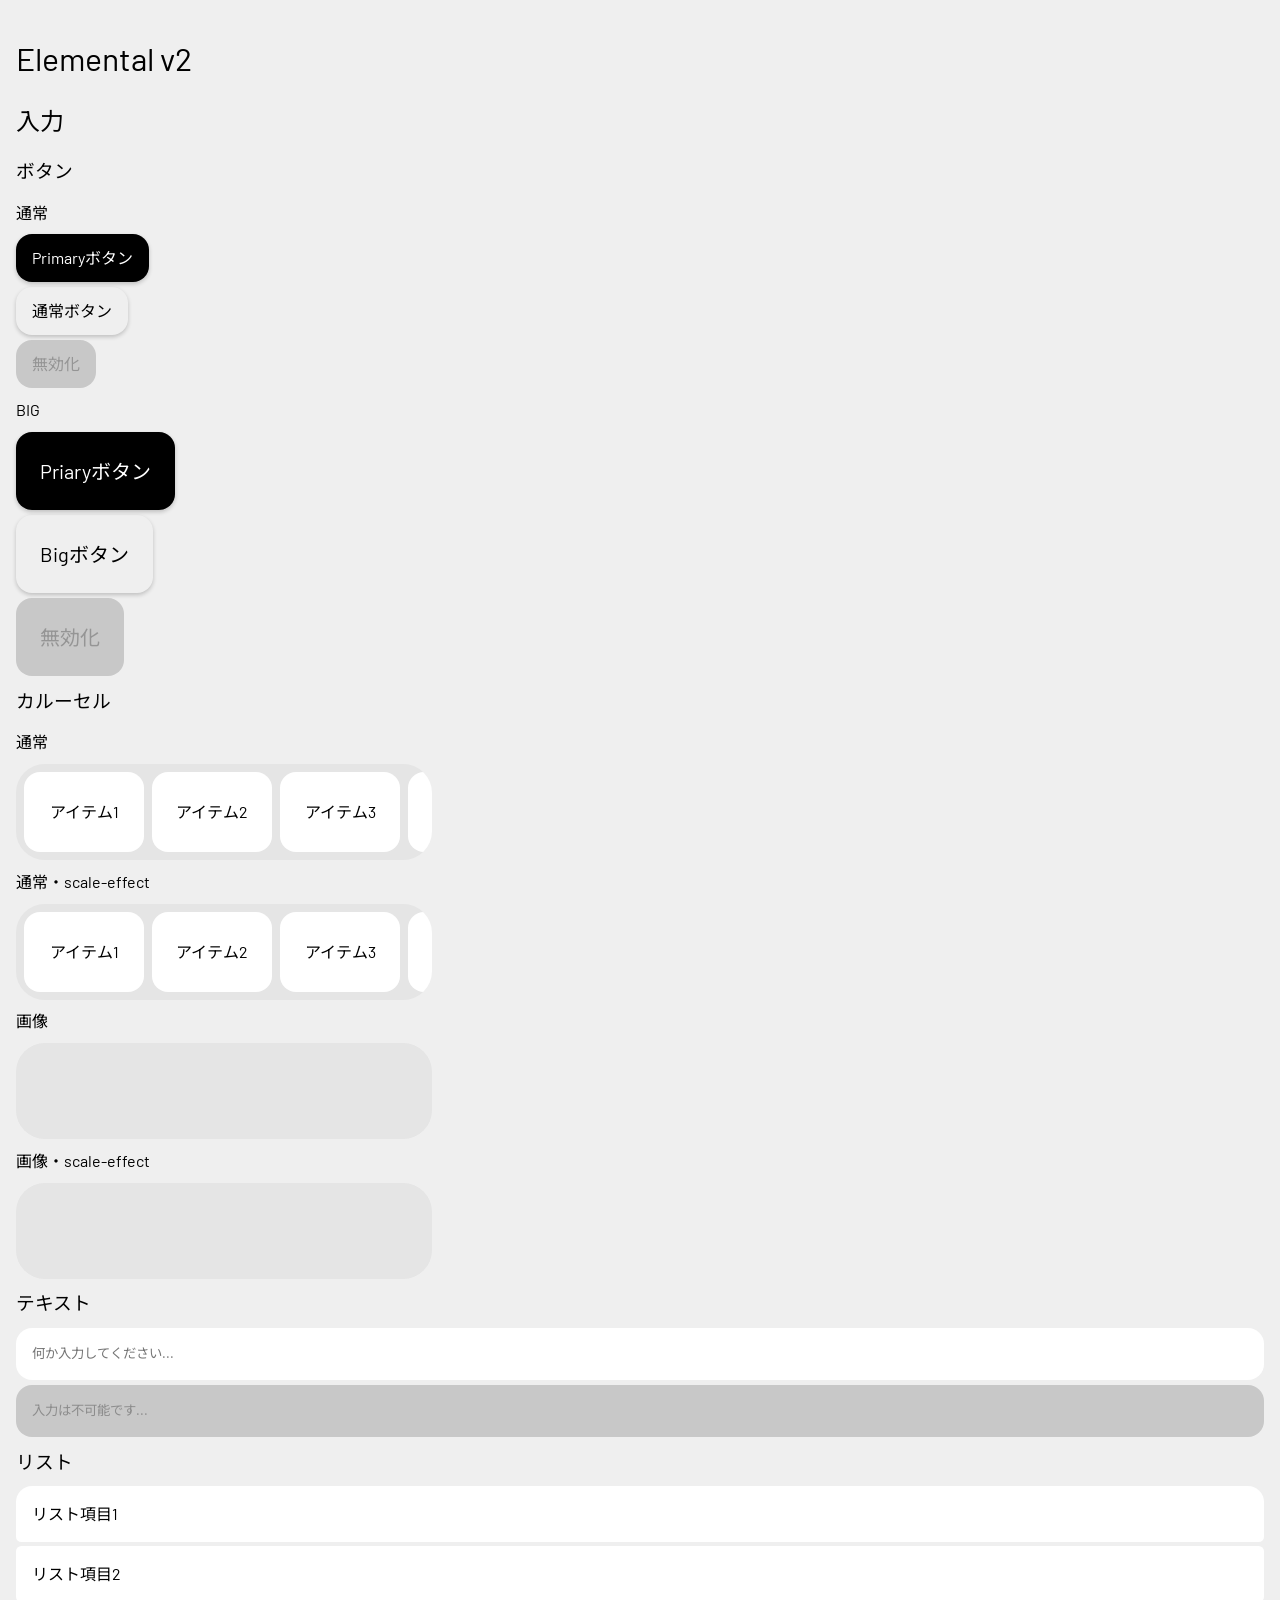
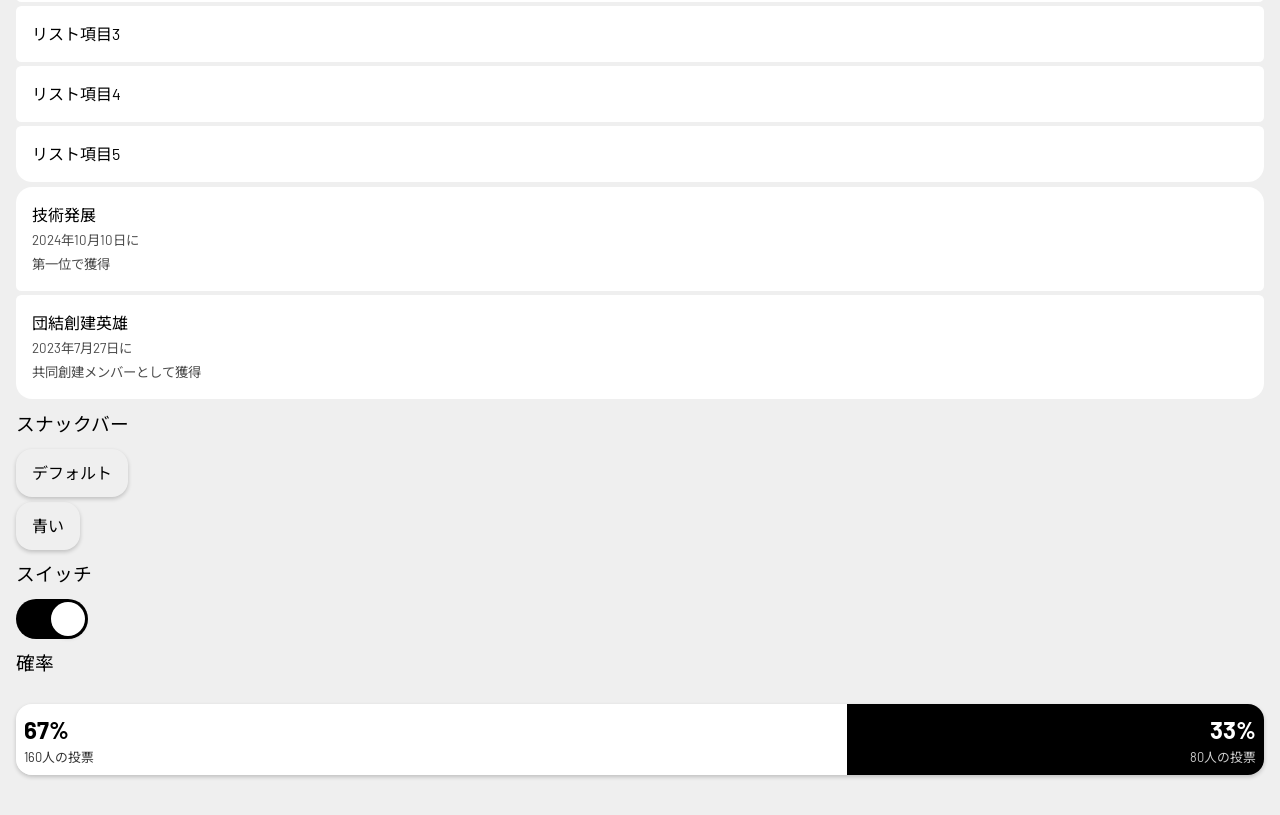
<file: v2/index.html>
<!DOCTYPE html>
<html>
    <head>
        <title>Elemental v2</title>
        <link rel="preconnect" href="https://fonts.googleapis.com">
        <link rel="preconnect" href="https://fonts.gstatic.com" crossorigin>
        <link href="https://fonts.googleapis.com/css2?family=Barlow:ital,wght@0,100;0,200;0,300;0,400;0,500;0,600;0,700;0,800;0,900;1,100;1,200;1,300;1,400;1,500;1,600;1,700;1,800;1,900&family=Noto+Sans+JP:wght@100..900&display=swap" rel="stylesheet">
    </head>

    <link href="styles/color.css" rel="stylesheet">

    <!--link href="styles/test.css" rel="stylesheet"-->


    <link href="styles/main.css" rel="stylesheet">


    <body>
        <h1>Elemental v2</h1>

        <h2>入力</h2>

        <h3>ボタン</h3>

        <link href="styles/buttons.css" rel="stylesheet">

        <h4>通常</h4>

        <elm2-button primary>
            Primaryボタン
        </elm2-button>
        <elm2-button>
            通常ボタン
        </elm2-button>
        <elm2-button disabled>
            無効化
        </elm2-button>

        <h4>BIG</h4>

        <elm2-button big primary>
            Priaryボタン
        </elm2-button>
        <elm2-button big>
            Bigボタン
        </elm2-button>
        <elm2-button big disabled>
            無効化
        </elm2-button>


        <h3>カルーセル</h3>
        
        <link href="styles/carousel.css" rel="stylesheet">

        <h4>通常</h4>

        <elm2-carousel>

        <elm2-button carousel>
            アイテム1
        </elm2-button>
        <elm2-button carousel>
            アイテム2
        </elm2-button>
        <elm2-button carousel>
            アイテム3
        </elm2-button>
        <elm2-button carousel>
            アイテム4
        </elm2-button>
        <elm2-button carousel>
            アイテム5
        </elm2-button>
        <elm2-button carousel>
            アイテム6
        </elm2-button>
        
        </elm2-carousel>


        <h4>通常・scale-effect</h4>

        <elm2-carousel scale-effect>

        <elm2-button carousel>
            アイテム1
        </elm2-button>
        <elm2-button carousel>
            アイテム2
        </elm2-button>
        <elm2-button carousel>
            アイテム3
        </elm2-button>
        <elm2-button carousel>
            アイテム4
        </elm2-button>
        <elm2-button carousel>
            アイテム5
        </elm2-button>
        <elm2-button carousel>
            アイテム6
        </elm2-button>
        
        </elm2-carousel>


        <h4>画像</h4>

        <elm2-carousel image>

        <elm2-button carousel style="--src-url:url(https://search3958.github.io/newtab/bgimg/take2.png);">
        </elm2-button>
        <elm2-button carousel style="--src-url:url(https://search3958.github.io/newtab/bgimg/joson1.webp);">
        </elm2-button>
        <elm2-button carousel style="--src-url:url(https://search3958.github.io/newtab/bgimg/3958Glass4.webp);">
        </elm2-button>
        <elm2-button carousel style="--src-url:url(https://search3958.github.io/newtab/bgimg/m3x1.webp);">
        </elm2-button>
        <elm2-button carousel style="--src-url:url(https://search3958.github.io/newtab/bgimg/wabe1.webp);">
        </elm2-button>
        <elm2-button carousel style="--src-url:url(https://search3958.github.io/newtab/bgimg/circle1.webp);">
        </elm2-button>
        <elm2-button carousel style="--src-url:url(https://search3958.github.io/newtab/bgimg/glass2.webp);">
        </elm2-button>
        
        </elm2-carousel>


        <h4>画像・scale-effect</h4>

        <elm2-carousel image scale-effect>

        <elm2-button carousel style="--src-url:url(https://search3958.github.io/newtab/bgimg/take2.png);">
        </elm2-button>
        <elm2-button carousel style="--src-url:url(https://search3958.github.io/newtab/bgimg/joson1.webp);">
        </elm2-button>
        <elm2-button carousel style="--src-url:url(https://search3958.github.io/newtab/bgimg/3958Glass4.webp);">
        </elm2-button>
        <elm2-button carousel style="--src-url:url(https://search3958.github.io/newtab/bgimg/m3x1.webp);">
        </elm2-button>
        <elm2-button carousel style="--src-url:url(https://search3958.github.io/newtab/bgimg/wabe1.webp);">
        </elm2-button>
        <elm2-button carousel style="--src-url:url(https://search3958.github.io/newtab/bgimg/circle1.webp);">
        </elm2-button>
        <elm2-button carousel style="--src-url:url(https://search3958.github.io/newtab/bgimg/glass2.webp);">
        </elm2-button>
        
        </elm2-carousel>

        <h3>テキスト</h3>

        <link href="styles/input.css" rel="stylesheet">


        <elm2-input id="search">
            何か入力してください...
        </elm2-input>

        <elm2-input id="search" disabled>
            入力は不可能です...
        </elm2-input>


        <h3>リスト</h3>


        <link href="styles/list.css" rel="stylesheet">
        <elm2-list-ul>
            <elm2-list-li>リスト項目1</elm2-list-li>
            <elm2-list-li>リスト項目2</elm2-list-li>
            <elm2-list-li>リスト項目3</elm2-list-li>
            <elm2-list-li>リスト項目4</elm2-list-li>
            <elm2-list-li>リスト項目5</elm2-list-li>
        </elm2-list-ul>


        <elm2-list-ul>
            <elm2-list-li>技術発展<br><small>2024年10月10日に<br>第一位で獲得</small></elm2-list-li>
            <elm2-list-li>団結創建英雄<br><small>2023年7月27日に<br>共同創建メンバーとして獲得</small></elm2-list-li>
        </elm2-list-ul>
        

        <h3>スナックバー</h3>


        <link href="styles/snackbar.css" rel="stylesheet">

        <elm2-button snackbar="こんにちは！">
            デフォルト
        </elm2-button>
        <elm2-button snackbar="問題なく動作しています" bg="--elm2-blue-50">
            青い
        </elm2-button>


        <h3>スイッチ</h3>

        <link href="styles/switch.css" rel="stylesheet">
        <elm2-switch id="setting1" name="notifications" checked></elm2-switch>


        <h3>確率</h3>

        <link href="styles/battle.css" rel="stylesheet">

        <elm2-battle value="160,80" text="人の投票"></elm2-battle>

        
    </body>



    <script>

    class Elm2BaseElement extends HTMLElement {
    upgradeElement(tagName, className) {
        if (this.querySelector(`:scope > ${tagName}.${className}`)) return;

        const inner = document.createElement(tagName);
        inner.classList.add(className);
        
        const children = Array.from(this.childNodes);
        this.syncAttributes(this, inner);
        
        // 子要素（テキスト等）を一旦内部要素へ移動
        children.forEach(child => {
            inner.appendChild(child);
        });
        
        this.appendChild(inner);

        // 属性の変更を監視して同期
        const observer = new MutationObserver(() => this.syncAttributes(this, inner));
        observer.observe(this, { attributes: true });
        
        return inner;
    }

    syncAttributes(source, target) {
        Array.from(source.attributes).forEach(attr => {
            if (attr.name !== 'class') {
                target.setAttribute(attr.name, attr.value);
            }
        });
    }
}

/**
 * corner-shape のサポート判定
 */
function checkCornerShapeSupport() {
    const testEl = document.createElement('div');
    const props = ['corner-shape', '-webkit-corner-shape', 'border-corner-shape'];
    
    const isSupported = props.some(prop => {
        testEl.style[prop] = 'super-ellipse';
        return testEl.style[prop] !== '';
    });

    if (!isSupported) {
        document.documentElement.style.setProperty('--elm2-corner-superellipse', '1');
        console.log('corner-shape: Not Supported');
    } 
}

/**
 * コンポーネント定義: ボタン
 */
function elm2Button() {
    class Elm2Button extends Elm2BaseElement {
        connectedCallback() {
            this.upgradeElement('button', 'elm2');
        }
    }
    if (!customElements.get('elm2-button')) {
        customElements.define('elm2-button', Elm2Button);
    }
}
/**
 * elm2 Snackbar Manager
 * 単一インスタンス管理
 */
const Elm2Snackbar = (() => {
    let snackbarEl = null;
    let hideTimer = null;

    function createSnackbar() {
        if (snackbarEl) {
            console.log('[elm2-snackbar] 既存Snackbarを再利用');
            return snackbarEl;
        }

        snackbarEl = document.createElement('div');
        snackbarEl.className = 'elm2-snackbar-container';

        const messageEl = document.createElement('span');
        messageEl.className = 'elm2-snackbar-message';

        const closeBtn = document.createElement('button');
        closeBtn.className = 'elm2-snackbar-close';
        closeBtn.type = 'button';
        closeBtn.innerHTML = '<svg xmlns="http://www.w3.org/2000/svg" height="16px" viewBox="0 -960 960 960" width="16px" fill="#FFFFFF"><path d="m256-200-56-56 224-224-224-224 56-56 224 224 224-224 56 56-224 224 224 224-56 56-224-224-224 224Z"/></svg>';
        closeBtn.addEventListener('click', () => {
            console.log('[elm2-snackbar] 閉じるボタン押下');
            hide(true);
        });

        snackbarEl.appendChild(messageEl);
        snackbarEl.appendChild(closeBtn);

        document.body.appendChild(snackbarEl);
        console.log('[elm2-snackbar] Snackbar生成完了', snackbarEl);

        return snackbarEl;
    }
function show(message, duration = 3000, bgColor = null) {
    if (!message) {
        console.warn('[elm2-snackbar] messageが空です');
        return;
    }

    const el = createSnackbar();
    if (!el) {
        console.error('[elm2-snackbar] Snackbar要素取得失敗');
        return;
    }

    const messageEl = el.querySelector('.elm2-snackbar-message');
    if (!messageEl) {
        console.error('[elm2-snackbar] message要素が存在しません');
        return;
    }

    messageEl.textContent = message;

    if (bgColor) {
        const resolvedBg = bgColor.startsWith('--') ? `var(${bgColor})` : bgColor;
        el.style.backgroundColor = resolvedBg;
    } else {
        el.style.backgroundColor = '';
    }

    // --- 修正ポイント：表示処理 ---
    // すでに表示されている場合はタイマー更新のみ、
    // 新規（または非表示状態）の場合は少し待ってからクラスを付与
    if (el.classList.contains('is-visible')) {
        console.log('[elm2-snackbar] 更新:', message);
    } else {
        // 1ms〜10ms程度の待機を入れることで、ブラウザに「描画準備」をさせる
        setTimeout(() => {
            el.classList.add('is-visible');
            console.log('[elm2-snackbar] 表示開始:', message);
        }, 10); 
    }

    if (hideTimer) {
        clearTimeout(hideTimer);
    }

    hideTimer = setTimeout(hide, duration);
}

    function hide(force = false) {
        if (!snackbarEl) {
            console.warn('[elm2-snackbar] 非表示対象が存在しません');
            return;
        }

        snackbarEl.classList.remove('is-visible');
        console.log('[elm2-snackbar] 非表示', force ? '(強制)' : '');

        if (hideTimer) {
            clearTimeout(hideTimer);
            hideTimer = null;
            console.log('[elm2-snackbar] タイマー解除完了');
        }
    }

    return {
        show,
        hide
    };
})();

function initElm2SnackbarButtons() {
    const buttons = document.querySelectorAll('elm2-button');

    if (!buttons || buttons.length === 0) {
        console.error('[elm2-snackbar] elm2-button が取得できません');
        return;
    }

    buttons.forEach(btn => {
        if (!btn) {
            console.warn('[elm2-snackbar] null要素を検出、スキップ');
            return;
        }

        const innerButton = btn.querySelector('button.elm2');

        if (!innerButton) {
            console.warn('[elm2-snackbar] 内部buttonが存在しません', btn);
            return;
        }

        innerButton.addEventListener('click', () => {
            const message = btn.getAttribute('snackbar');
            const bgColor = btn.getAttribute('bg');

            if (!message) {
                console.log('[elm2-snackbar] snackbar属性なし、スキップ');
                return;
            }

            Elm2Snackbar.show(message, 3000, bgColor);
        });

        console.log('[elm2-snackbar] clickイベント登録完了', innerButton);
    });
}



/**
 * コンポーネント定義: インプット (新規)
 */
function elm2Input() {
    class Elm2Input extends Elm2BaseElement {
        connectedCallback() {
            // 内部に input 要素を作成
            const innerInput = this.upgradeElement('input', 'elm2');
            
            // --- オートコンプリートをオフにする設定 ---
            innerInput.setAttribute('autocomplete', 'off');
            
            // <elm2-input>の中身のテキストを placeholder に変換する
            const textContent = innerInput.textContent.trim();
            if (textContent && !innerInput.hasAttribute('placeholder')) {
                innerInput.setAttribute('placeholder', textContent);
                innerInput.textContent = ''; // 内部のテキストノードをクリア
            }
        }
    }
    if (!customElements.get('elm2-input')) {
        customElements.define('elm2-input', Elm2Input);
    }
}

/**
 * カルーセルの初期化
 */
function initElm2Carousels() {
    const carousels = document.querySelectorAll('elm2-carousel');
    carousels.forEach((el) => {
        el.classList.add('elm2');
    });
}

/**
 * コンポーネント定義: リスト（UL）
 */
function elm2ListUl() {
    class Elm2ListUl extends Elm2BaseElement {
        connectedCallback() {
            console.log('[elm2-list-ul] connected');

            const container = this.upgradeElement('div', 'elm2-list-container');

            if (!container) {
                console.error('[elm2-list-ul] container生成失敗');
                return;
            }

            container.classList.add('elm2');
            console.log('[elm2-list-ul] container生成成功', container);
        }
    }

    if (!customElements.get('elm2-list-ul')) {
        customElements.define('elm2-list-ul', Elm2ListUl);
        console.log('[elm2-list-ul] custom element 定義完了');
    }
}

/**
 * コンポーネント定義: スイッチ (Checkboxベース)
 */
function elm2Switch() {
    class Elm2Switch extends Elm2BaseElement {
        connectedCallback() {
            // 内部に input 要素を作成
            const inner = this.upgradeElement('input', 'elm2-switch-inner');
            inner.type = 'checkbox';

            // JSから直接 .checked でアクセスできるようにプロパティを定義
            Object.defineProperty(this, 'checked', {
                get: () => inner.checked,
                set: (val) => { inner.checked = val; },
                configurable: true
            });

            // .value も同様にブリッジ
            Object.defineProperty(this, 'value', {
                get: () => inner.value,
                set: (val) => { inner.value = val; },
                configurable: true
            });
        }
    }

    if (!customElements.get('elm2-switch')) {
        customElements.define('elm2-switch', Elm2Switch);
    }
}


/**
 * コンポーネント定義: バトル (投票表示)
 */
function elm2Battle() {
    class Elm2Battle extends Elm2BaseElement {
        connectedCallback() {
            // 内部コンテナを作成
            const container = this.upgradeElement('div', 'elm2-battle-container');
            const valueAttr = this.getAttribute('value') || "0,0";
            const values = valueAttr.split(',').map(v => parseInt(v.trim(), 10) || 0);
            const total = values.reduce((a, b) => a + b, 0);
            
            // 元々のテキスト（「の投票」など）を取得
            const suffix = this.getAttribute('text') || "";

            // 既存の内容をクリアして構造を再構築
            container.innerHTML = '';

            values.forEach(v => {
                const percent = total > 0 ? Math.round((v / total) * 100) : 0;
                
                const item = document.createElement('div');
                item.style.setProperty('--value', percent);
                
                const percentEl = document.createElement('div');
                percentEl.textContent = `${percent}%`;
                
                const labelEl = document.createElement('div');
                labelEl.textContent = `${v}${suffix}`;
                
                item.appendChild(percentEl);
                item.appendChild(labelEl);
                container.appendChild(item);
            });
        }
    }

    if (!customElements.get('elm2-battle')) {
        customElements.define('elm2-battle', Elm2Battle);
    }
}

// initElm2Components 内に elm2Battle(); を追加してください

/**
 * 全コンポーネントの初期化実行
 */
function initElm2Components() {
    checkCornerShapeSupport();
    elm2Button();
    elm2Input();
    elm2ListUl();
    initElm2Carousels();
    initElm2SnackbarButtons();
    elm2Switch();
    elm2Battle(); // ←これを追加

    console.log('全コンポーネント初期化完了');
}


// 実行
if (document.readyState === 'loading') {
    document.addEventListener('DOMContentLoaded', initElm2Components);
} else {
    initElm2Components();
}

    </script>
</html>
</file>
<file: v2/styles/color.css>
@charset "UTF-8";
:root {
  --elm2-test:#2d2e2f11;
  --elm2-test-text:#191a1bd9;
  --elm2-test-sub:#111314d8;
  --elm2-red-0:#000000;
  --elm2-red-10:#2f050c;
  --elm2-red-20:#5f0a18;
  --elm2-red-30:#8e1025;
  --elm2-red-40:#be1531;
  --elm2-red-50:#ED1A3D;
  --elm2-red-60:#f04864;
  --elm2-red-70:#f4758b;
  --elm2-red-80:#f8a3b1;
  --elm2-red-90:#fbd1d8;
  --elm2-red-100:#FFFFFF;
  --elm2-yellow-0:#000000;
  --elm2-yellow-10:#332a00;
  --elm2-yellow-20:#665500;
  --elm2-yellow-30:#997f00;
  --elm2-yellow-40:#ccaa00;
  --elm2-yellow-50:#FFD400;
  --elm2-yellow-60:#ffdc33;
  --elm2-yellow-70:#ffe466;
  --elm2-yellow-80:#ffec99;
  --elm2-yellow-90:#fff3cc;
  --elm2-yellow-100:#FFFFFF;
  --elm2-green-0:#000000;
  --elm2-green-10:#002315;
  --elm2-green-20:#00462b;
  --elm2-green-30:#006a40;
  --elm2-green-40:#008d56;
  --elm2-green-50:#00B06B;
  --elm2-green-60:#33c089;
  --elm2-green-70:#66cfa6;
  --elm2-green-80:#99dfc4;
  --elm2-green-90:#ccefe2;
  --elm2-green-100:#FFFFFF;
  --elm2-blue-0:#000000;
  --elm2-blue-10:#061430;
  --elm2-blue-20:#0d2860;
  --elm2-blue-30:#133b91;
  --elm2-blue-40:#1a4fc1;
  --elm2-blue-50:#2063F1;
  --elm2-blue-60:#4d82f4;
  --elm2-blue-70:#79a2f7;
  --elm2-blue-80:#a6c1f9;
  --elm2-blue-90:#d2e0fc;
  --elm2-blue-100:#FFFFFF;
  --elm2-gray-0:#000000;
  --elm2-gray-5:#070707;
  --elm2-gray-10:#0F0F0F;
  --elm2-gray-20:#272727;
  --elm2-gray-30:#3F3F3F;
  --elm2-gray-40:#4F4F4F;
  --elm2-gray-50:#5F5F5F;
  --elm2-gray-60:#6F6F6F;
  --elm2-gray-70:#7F7F7F;
  --elm2-gray-80:#8F8F8F;
  --elm2-gray-90:#9F9F9F;
  --elm2-gray-93:#AFAFAF;
  --elm2-gray-95:#BFBFBF;
  --elm2-gray-97:#D7D7D7;
  --elm2-gray-98:#EFEFEF;
  --elm2-gray-99:#F7F7F7;
  --elm2-gray-100:#FFFFFF;
  --elm2-black: var(--elm2-gray-0) /* 黒 */;
  --elm2-black-light: var(--elm2-gray-10) /* 明るい黒（メインテキスト等） */;
  --elm2-gray-darker: var(--elm2-gray-30) /* かなり濃いグレー */;
  --elm2-gray-dark: var(--elm2-gray-50) /* 濃いグレー */;
  --elm2-gray: var(--elm2-gray-70) /* 中間色グレー */;
  --elm2-gray-light: var(--elm2-gray-90) /* 薄いグレー */;
  --elm2-gray-lighter: var(--elm2-gray-95) /* かなり薄いグレー */;
  --elm2-white-dark: var(--elm2-gray-98) /* 少し暗い白（背景のセクション分け等） */;
  --elm2-white: var(--elm2-gray-100) /* 純粋な白 */;
  /* --- Brand / Accent Colors (ブランド・アクセントカラー) --- */
  --elm2-red: var(--elm2-red-50) /* メインのレッド */;
  --elm2-yellow: var(--elm2-yellow-50) /* メインのイエロー */;
  --elm2-green: var(--elm2-green-50) /* メインのグリーン */;
  --elm2-blue: var(--elm2-blue-50) /* メインのブルー */;
  /* --- Semantic Aliases (用途別の別名定義例) --- */
  --elm2-text-primary: var(--elm2-black-light);
  --elm2-text-body: var(--elm2-gray-darker);
  --elm2-border: var(--elm2-gray-lighter);
  --elm2-bg-surface: var(--elm2-white-dark);
  /* --- 2. Semantic Mappings: Light Mode (Default) ---*/
  --elm2-sys-color-primary:var(--elm2-gray-0);
  --elm2-sys-color-on-primary:var(--elm2-gray-100);
  --elm2-sys-color-primary-container:var(--elm2-gray-90);
  --elm2-sys-color-on-primary-container:var(--elm2-gray-10);
  --elm2-sys-color-secondary:var(--elm2-blue-50);
  --elm2-sys-color-on-secondary:var(--elm2-gray-100);
  --elm2-sys-color-secondary-container:var(--elm2-blue-90);
  --elm2-sys-color-on-secondary-container:var(--elm2-blue-10);
  --elm2-sys-color-surface:var(--elm2-gray-98);
  /* 배경: --elm2-white-dark*/
  --elm2-sys-color-on-surface:var(--elm2-gray-10);
  /* 텍스트: --elm2-black-light*/
  --elm2-sys-color-surface-variant:var(--elm2-gray-95);
  --elm2-sys-color-on-surface-variant:var(--elm2-gray-40);
  --elm2-sys-color-outline:var(--elm2-gray-80);
  --elm2-sys-color-error:var(--elm2-red-50);
  --elm2-sys-color-on-error:var(--elm2-gray-100);
}

/* --- 3. Semantic Mappings: Dark Mode ---*/
@media (prefers-color-scheme: dark) {
  :root {
    --elm2-test:#e4e8ed11;
    --elm2-test-text:#e3e8edd9;
    --elm2-test-sub:#dce7edd8;
    --elm2-sys-color-primary:var(--elm2-gray-100);
    --elm2-sys-color-on-primary:var(--elm2-gray-0);
    --elm2-sys-color-primary-container:var(--elm2-gray-30);
    --elm2-sys-color-on-primary-container:var(--elm2-gray-98);
    --elm2-sys-color-secondary:var(--elm2-blue-70);
    --elm2-sys-color-on-secondary:var(--elm2-gray-10);
    --elm2-sys-color-surface:var(--elm2-gray-0);
    /* 배경: --elm2-black*/
    --elm2-sys-color-on-surface:var(--elm2-gray-98);
    /* 텍스트: --elm2-white-dark*/
    --elm2-sys-color-surface-variant:var(--elm2-gray-20);
    --elm2-sys-color-on-surface-variant:var(--elm2-gray-80);
    --elm2-sys-color-outline:var(--elm2-gray-50);
    --elm2-sys-color-error:var(--elm2-red-70);
    --elm2-sys-color-on-error:var(--elm2-red-10);
  }
}/*# sourceMappingURL=color.css.map */
</file>
<file: v2/styles/main.css>
* {
  font-family: "Barlow", "Noto Sans JP", sans-serif;
  line-height: 1.5 !important;
  -webkit-font-smoothing: antialiased;
  corner-shape: superellipse(var(--elm2-corner-superellipse));
  border-radius: calc(var(--radius) * var(--elm2-corner-superellipse));
  flex-shrink: 0;
  font-weight: 400;
}

:root {
  --elm2-corner-superellipse:1.6;
  --elm2-default-radius:10px;
  --elm2-default-bezier:cubic-bezier(0.42, 0.21, 0, 1);
}

body {
  background: var(--elm2-white-dark);
  display: flex;
  flex-direction: column;
  flex-wrap: nowrap;
  gap: 5px;
  padding: 24px 16px;
  margin: 0;
  min-height: 40px;
  min-width: 40px;
}

h1, h2, h3, h4 {
  margin: 0.3em 0px;
  background: rgba(0, 0, 0, 0);
}

small {
  opacity: 0.7;
}/*# sourceMappingURL=main.css.map */
</file>
<file: v2/styles/buttons.css>
elm2-button {
  width: -moz-fit-content;
  width: fit-content;
  background: rgba(0, 0, 0, 0);
}

button.elm2 {
  height: 100%;
  --radius:var(--elm2-default-radius);
  padding: 12px 16px;
  font-size: 16px;
  border: none;
  box-shadow: 0 2px 4px rgba(0, 0, 0, 0.2);
  transition: all 0.3s var(--elm2-default-bezier), position 0s;
  opacity: 1;
  background: var(--white);
  color: var(--black-light);
}
button.elm2:hover {
  box-shadow: 0 0 0 2px var(--elm2-gray-lighter);
  background: var(--elm2-white-dark);
}
button.elm2:active {
  opacity: 0.9;
}
button.elm2[primary] {
  background: var(--elm2-black);
  color: var(--elm2-white-dark);
  box-shadow: 0 2px 4px rgba(0, 0, 0, 0.2);
}
button.elm2[primary]:hover {
  background: var(--elm2-gray-darker);
  box-shadow: 0 0 0 2px var(--elm2-black);
}
button.elm2[primary] {
  color: var(--elm2-white);
}
button.elm2[big] {
  padding: 24px;
  font-size: 20px;
}
button.elm2[disabled] {
  box-shadow: none !important;
  opacity: 0.8 !important;
  background: var(--elm2-gray-lighter) !important;
  color: var(--elm2-gray) !important;
}/*# sourceMappingURL=buttons.css.map */
</file>
<file: v2/styles/carousel.css>
/* carousel.css*/
elm2-carousel.elm2 {
  display: flex;
  flex-wrap: nowrap;
  align-content: center;
  padding: 8px;
  gap: 8px;
  text-wrap-mode: nowrap;
  width: 400px;
  overflow: scroll;
  scrollbar-width: none;
  height: 80px;
  --radius:calc(var(--elm2-default-radius) + 8px);
  --button-width:30%;
  background: #e5e5e5;
}
elm2-carousel.elm2 elm2-button {
  width: var(--button-width);
  flex-shrink: 0;
  --radius:var(--elm2-default-radius);
}
elm2-carousel[scale-effect].elm2 elm2-button {
  padding: 0px;
  flex-shrink: 0;
  transition: all 0.3s var(--elm2-default-bezier), position 0s;
  animation: elm2-carousel-in cubic-bezier(0.5, 0, 0.5, 1) both;
  animation-timeline: view(inline);
  animation-range: entry 0% exit 100%;
  --radius:var(--elm2-default-radius);
}

@keyframes elm2-carousel-in {
  0% {
    width: calc(var(--button-width) / 3);
    opacity: 0.4;
  }
  40%, 60% {
    width: var(--button-width);
    opacity: 1;
  }
  100% {
    width: calc(var(--button-width) / 3);
    opacity: 0.4;
  }
}
button.elm2[carousel] {
  padding: 0px;
  width: 100%;
  overflow: hidden;
  display: flex;
  align-items: center;
  align-content: center;
  justify-content: center;
  flex-wrap: nowrap;
  background: var(--elm2-white);
  box-shadow: none;
}
button.elm2[style] {
  background: #000;
}

elm2-carousel[image].elm2 elm2-button {
  background-image: var(--src-url);
  background-size: auto 150%;
  background-position: center;
  background-repeat: no-repeat;
}
elm2-carousel[image].elm2 elm2-button button {
  opacity: 0;
}/*# sourceMappingURL=carousel.css.map */
</file>
<file: v2/styles/input.css>
elm2-input {
  background: rgba(0, 0, 0, 0);
}

input.elm2 {
  background: var(--elm2-white);
  border: 0px;
  padding: 16px;
  --radius:var(--elm2-default-radius);
  outline: 0px;
  width: calc(100% - 32px);
  box-shadow: 0 0 0 0px var(--elm2-gray-lighter);
  transition: all 0.3s var(--elm2-default-bezier), position 0s;
}
input.elm2:focus {
  box-shadow: 0 0 0 2px var(--elm2-gray-lighter), 0 6px 16px rgba(0, 0, 0, 0.2666666667);
}
input.elm2[primary] {
  box-shadow: none !important;
  opacity: 0.8 !important;
}
input.elm2[disabled] {
  box-shadow: none !important;
  opacity: 0.8 !important;
  background: var(--elm2-gray-lighter) !important;
  color: var(--elm2-gray) !important;
}/*# sourceMappingURL=input.css.map */
</file>
<file: v2/styles/list.css>
.elm2-list-container.elm2 {
  display: flex;
  flex-direction: column;
  gap: 4px;
  background: transparent;
  --radius: var(--elm2-default-radius);
  overflow: scroll;
}
.elm2-list-container .elm2-list-ul {
  background: transparent;
}

elm2-list-li {
  background: var(--elm2-white);
  padding: 16px;
  --radius: calc(var(--elm2-default-radius) / 3);
}/*# sourceMappingURL=list.css.map */
</file>
<file: v2/styles/snackbar.css>
.elm2-snackbar-container {
  position: fixed;
  left: 50%;
  bottom: 16px;
  transform: translateX(-50%) translateY(120%);
  background: var(--elm2-snackbar-bg);
  color: var(--elm2-gray-100);
  padding: 16px 20px;
  padding-right: 12px;
  --radius: var(--elm2-default-radius);
  font-size: 16px;
  z-index: var(--elm2-snackbar-z);
  opacity: 0;
  transition: transform 0.5s var(--elm2-default-bezier), opacity 0.5s var(--elm2-default-bezier);
  min-width: 250px;
  display: flex;
  justify-content: space-between;
  box-shadow: 0 2px 11px rgba(0, 0, 0, 0.2);
  background-color: var(--elm2-sys-color-primary);
}
.elm2-snackbar-container.is-visible {
  transform: translateX(-50%) translateY(0);
  opacity: 1;
}

.elm2-snackbar-close {
  border: none;
  background: transparent;
  position: relative;
  top: 2px;
}

.elm2-snackbar-message,
.elm2-snackbar-close {
  filter: drop-shadow(0px 4px 8px rgba(0, 0, 0, 0.6666666667));
}/*# sourceMappingURL=snackbar.css.map */
</file>
<file: v2/styles/switch.css>
elm2-switch {
  display: inline-block;
  vertical-align: middle;
  cursor: pointer;
  position: relative;
  width: 72px;
  height: 40px;
}
elm2-switch .elm2-switch-inner {
  position: absolute;
  width: 0;
  height: 0;
  margin: 0;
  -webkit-appearance: none;
     -moz-appearance: none;
          appearance: none;
}
elm2-switch .elm2-switch-inner::before {
  content: "";
  display: block;
  width: 72px;
  height: 40px;
  background-color: #ccc;
  border-radius: 99px;
  transition: background-color 0.2s;
}
elm2-switch .elm2-switch-inner::after {
  content: "";
  position: absolute;
  top: 3px;
  left: 3px;
  width: 34px;
  height: 34px;
  background-color: white;
  border-radius: 50%;
  transition: transform 0.4s var(--elm2-default-bezier);
  box-shadow: 0 2px 4px rgba(0, 0, 0, 0.2);
}
elm2-switch .elm2-switch-inner:checked::before {
  background-color: var(--elm2-sys-color-primary);
}
elm2-switch .elm2-switch-inner:checked::after {
  transform: translateX(32px);
}
elm2-switch .elm2-switch-inner:focus-visible::before {
  outline: 2px solid #2196f3;
  outline-offset: 2px;
}/*# sourceMappingURL=switch.css.map */
</file>
<file: v2/styles/battle.css>
@charset "UTF-8";
elm2-battle {
  display: block;
  width: 100%;
  margin: 1em 0;
}

.elm2-battle-container {
  display: flex;
  width: 100%;
  box-shadow: 0 2px 4px rgba(0, 0, 0, 0.2);
  --radius: var(--elm2-default-radius);
  overflow: hidden;
}
.elm2-battle-container > div {
  /* --value に基づいて幅を決定 */
  flex: var(--value) 0 0;
  min-width: -moz-fit-content;
  min-width: fit-content;
  background: var(--elm2-white);
  padding: 8px;
  box-sizing: border-box;
  overflow: hidden;
  white-space: nowrap;
  --radius: 0;
  /* 2つ目の要素の色を変える例 */
}
.elm2-battle-container > div:nth-child(2) {
  background-color: var(--elm2-sys-color-primary);
  color: var(--elm2-white);
  text-align: right;
}
.elm2-battle-container > div {
  /* %が表示されている数字部分のフォントサイズを変更 */
}
.elm2-battle-container > div > div:first-child {
  font-size: 1.5rem;
  font-weight: bold;
  line-height: 1.2;
}
.elm2-battle-container > div {
  /* 「160の投票」など、下のテキスト部分のサイズを微調整する場合 */
}
.elm2-battle-container > div > div:last-child {
  font-size: 0.8rem;
  opacity: 0.8;
}/*# sourceMappingURL=battle.css.map */
</file>
